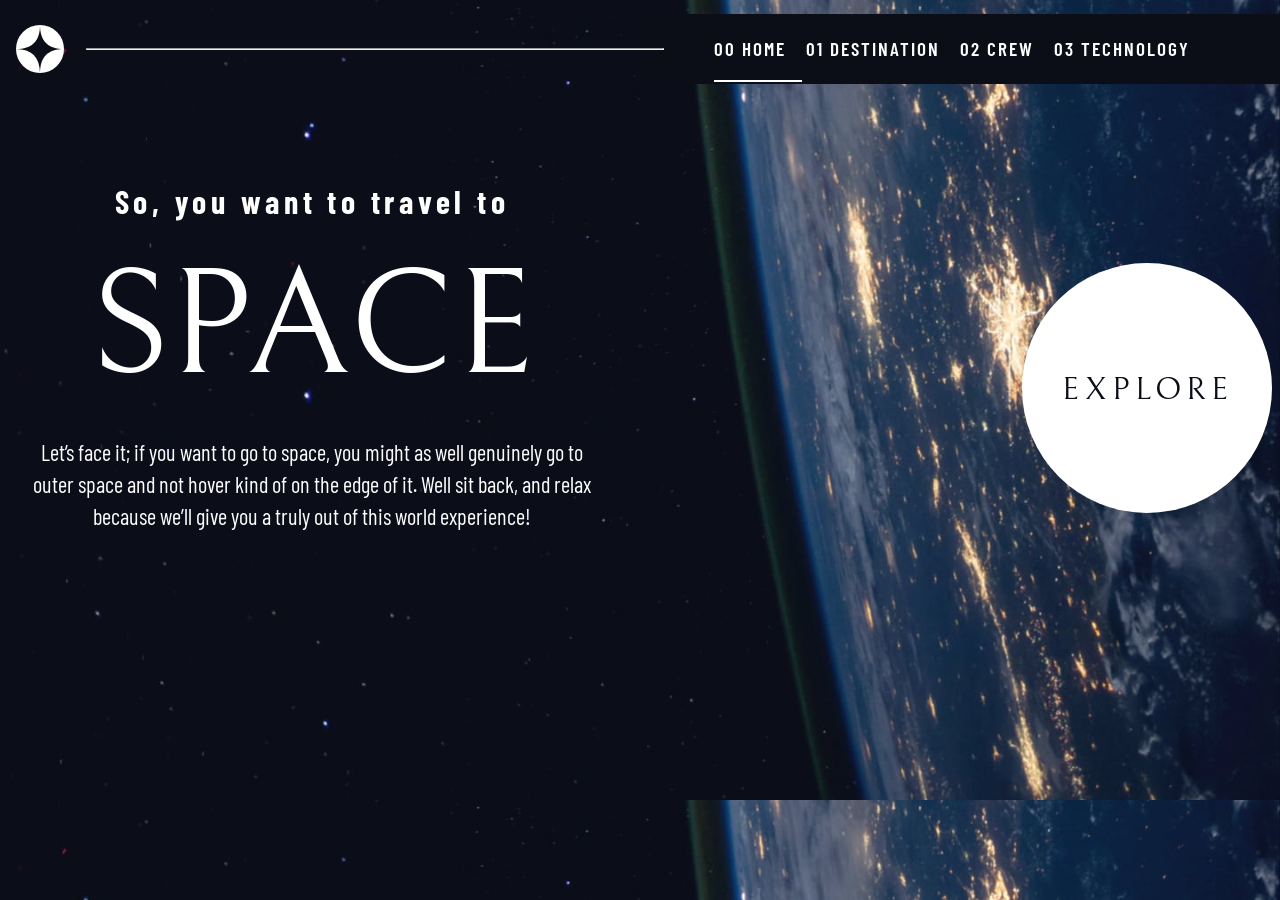
<file: public/index.html>
<!DOCTYPE html>
<html lang="en">
<head>
  <meta charset="UTF-8">
  <meta name="viewport" content="width=device-width, initial-scale=1.0">

  <link rel="icon" type="image/png" sizes="32x32" href="./assets/favicon-32x32.png">
  <link rel="stylesheet" href="./assets/css/style.css">
  <title> Space tourism </title>
</head>
<body id="home">
 <!-- navbar -->
 <nav id="navbar" class="navbar">
  <img class="logo" src="./assets/shared/logo.svg" alt="logo">
  <hr class="align-md-line">
  <div class="nav-menu" id="nav-menu">
    <!-- links -->
        <div class="nav-items">
        <a href="index.html"><span class="number">00</span> Home</a>
            <a href="./destination-moon.html"><span class="number">01</span> Destination</a>
        <a href="./crew-commander.html"><span class="number">02</span> Crew</a>
      <a href="./technology-capsule.html"><span class="number">03</span> Technology</a>
    </div>
</nav>
<!-- mobile nav -->
<div class="hamburger" id="hamIcon">
  <img src="./assets/shared/icon-hamburger.svg" alt="hamburger" class="hamIcon">
 </div>
<div id="home-page-section" class="home-page-section">
  <div class="home-left-half">
  <h1 class="travelText">So, you want to travel to</h1>
  <span class="bigText">Space</span>
  <p>Let’s face it; if you want to go to space, you might as well genuinely go to 
  outer space and not hover kind of on the edge of it. Well sit back, and relax 
  because we’ll give you a truly out of this world experience!</p>
</div>
<div class="home-right-half">
  <div class="circle-div">
    <p class="explore"> <a href="#"> Explore </a></p>
  </div>
</div>
</div>
<script src="./assets/js/app.js"></script>
</body>
</html>
</file>
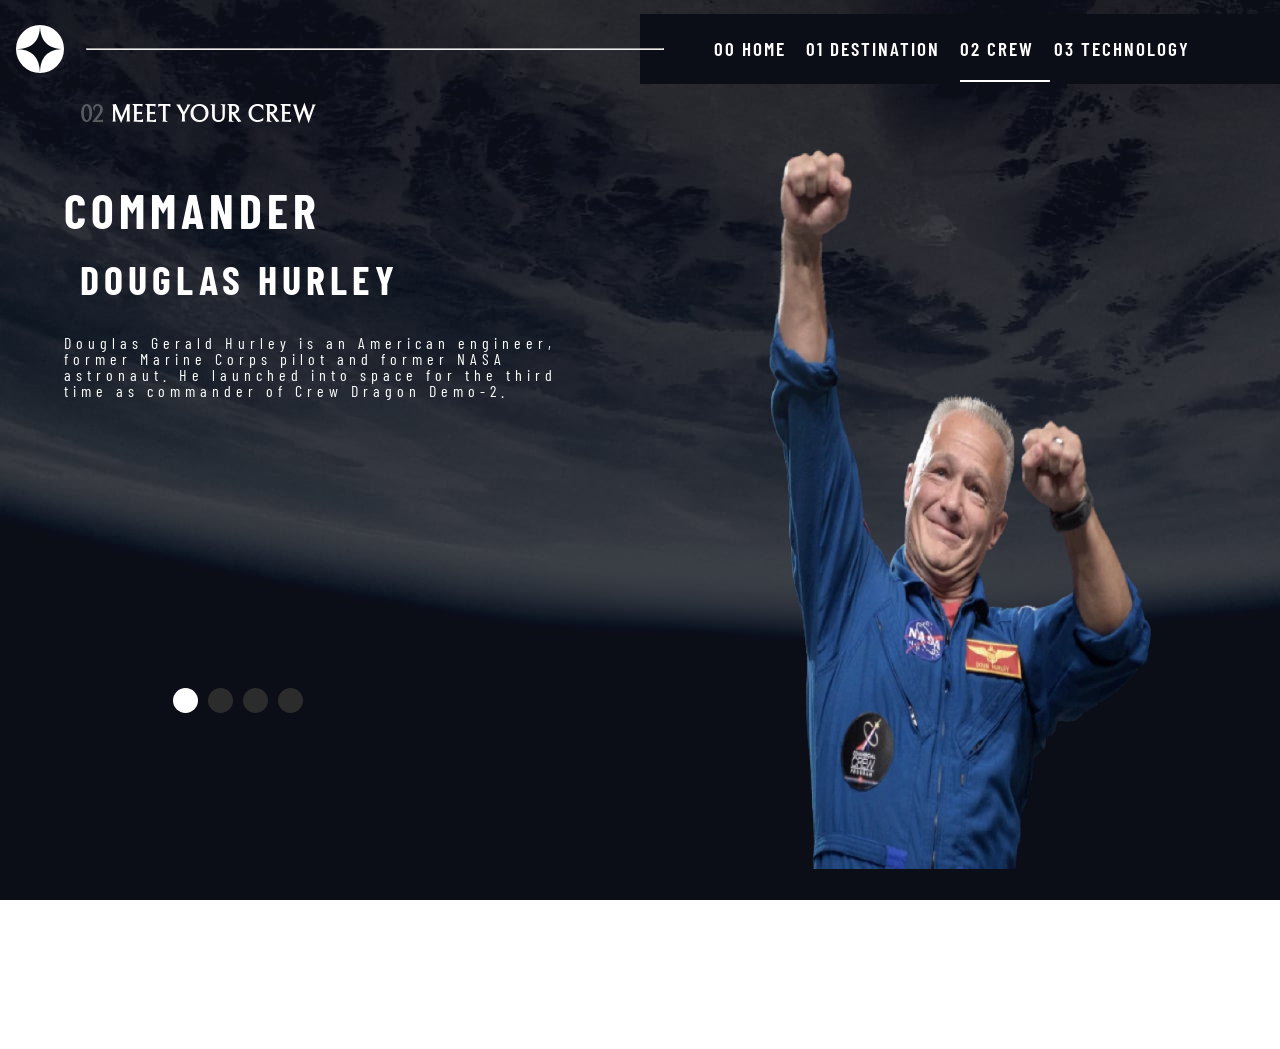
<file: public/crew-commander.html>
<!DOCTYPE html>
<html lang="en">
<head>
  <meta charset="UTF-8">
  <meta name="viewport" content="width=device-width, initial-scale=1.0">

  <link rel="icon" type="image/png" sizes="32x32" href="./assets/favicon-32x32.png">
  <link rel="stylesheet" href="./assets/css/style.css">
  
  <title> Space tourism </title>
</head>
<!-- start -->
<body id="crew-body">
  <!-- navbar -->
<nav id="navbar" class="navbar">
  <img class="logo" src="./assets/shared/logo.svg" alt="logo">
  <hr class="align-md-line">
  <div class="nav-menu" id="nav-menu">
    <!-- links -->
        <div class="nav-items">
        <a href="index.html"><span class="number">00</span> Home</a>
            <a href="./destination-moon.html"><span class="number">01</span> Destination</a>
        <a href="./crew-commander.html"><span class="number">02</span> Crew</a>
      <a href="./technology-capsule.html"><span class="number">03</span> Technology</a>
    </div>
</nav>
<!-- mobile nav -->
<div class="hamburger" id="hamIcon">
  <img src="./assets/shared/icon-hamburger.svg" alt="hamburger" class="hamIcon">
 </div>
<!-- main content of crew -->
<h2 class="meet-crew"> <span class="numbers">02</span> Meet Your Crew</h2>
<main class="crew-con">
<div class="crew-info-cc">
  <h3 class="crew-title">Commander</h3>
    <h1 class="crew-name">Douglas Hurley</h1>
  <p class="crew-txt">Douglas Gerald Hurley is an American engineer, former Marine Corps pilot 
    and former NASA astronaut. He launched into space for the third time as 
    commander of Crew Dragon Demo-2.</p>

    <div class="circle-cc">
      <ul>
        <li class="crew-item"><a class="crew-link" href="./crew-commander.html"></a></li>

        <li class="crew-item"><a class="crew-link" href="./crew-engineer.html"></a></li>

        <li class="crew-item"><a class="crew-link" href="./crew-pilot.html"></a></li>

        <li class="crew-item"><a class="crew-link" href="./crew-specialist.html"></a></li>

    </ul>
    </div>
    
</div>
<div class="crew-photo-cc">
  <img src="./assets/crew/image-douglas-hurley.webp" class="crew-img" alt="image-douglas-hurley">
</div>
</div>
</main>

<script  src="./assets/js/app.js"></script>
</body>
</html>
</file>
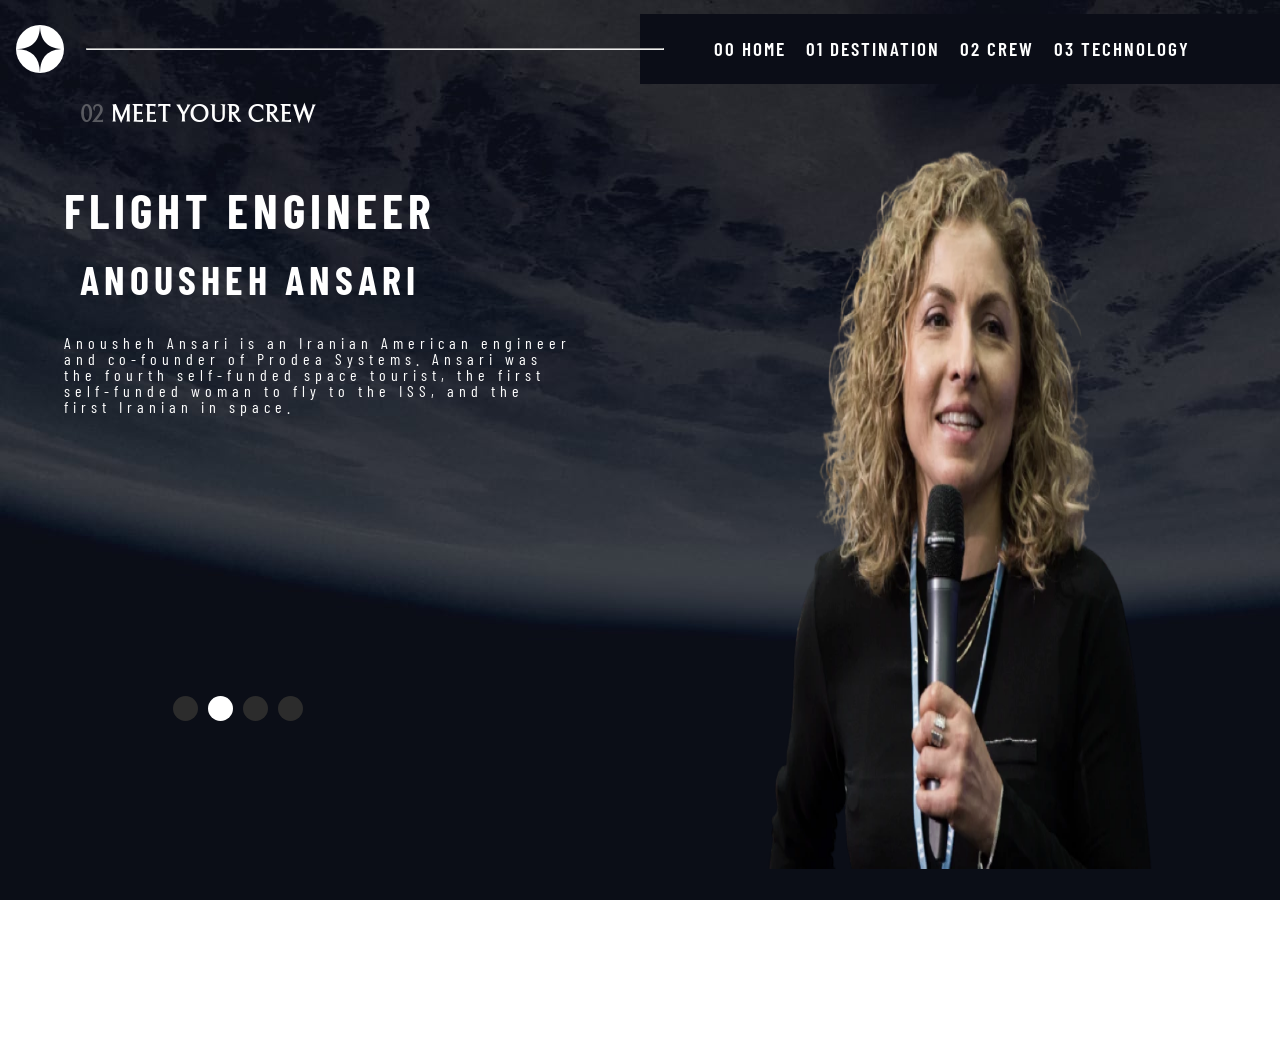
<file: public/crew-engineer.html>
<!DOCTYPE html>
<html lang="en">
<head>
  <meta charset="UTF-8">
  <meta name="viewport" content="width=device-width, initial-scale=1.0">

  <link rel="icon" type="image/png" sizes="32x32" href="./assets/favicon-32x32.png">
  <link rel="stylesheet" href="./assets/css/style.css">
  
  <title> Space tourism </title>
</head>
<!-- start -->
<body id="crew-body">
   <!-- navbar -->
<nav id="navbar" class="navbar">
  <img class="logo" src="./assets/shared/logo.svg" alt="logo">
  <hr class="align-md-line">
  <div class="nav-menu" id="nav-menu">
    <!-- links -->
        <div class="nav-items">
        <a href="index.html"><span class="number">00</span> Home</a>
            <a href="./destination-moon.html"><span class="number">01</span> Destination</a>
        <a href="./crew-commander.html"><span class="number">02</span> Crew</a>
      <a href="./technology-capsule.html"><span class="number">03</span> Technology</a>
    </div>
</nav>
<!-- mobile nav -->
<div class="hamburger" id="hamIcon">
  <img src="./assets/shared/icon-hamburger.svg" alt="hamburger" class="hamIcon">
 </div>
<!-- main content of crew -->
<h2 class="meet-crew"> <span class="numbers">02</span> Meet Your Crew</h2>
<main class="crew-con">
<div class="crew-info-cc">
  <h3 class="crew-title">Flight Engineer</h3>
    <h1 class="crew-name">Anousheh Ansari</h1>
  <p class="crew-txt">Anousheh Ansari is an Iranian American engineer and co-founder of Prodea Systems. 
    Ansari was the fourth self-funded space tourist, the first self-funded woman to 
    fly to the ISS, and the first Iranian in space.</p>

    <div class="circle-cc">
      <ul>
        <li class="crew-item"><a class="crew-link" href="./crew-commander.html"></a></li>

        <li class="crew-item"><a class="crew-link" href="./crew-engineer.html"></a></li>

        <li class="crew-item"><a class="crew-link" href="./crew-pilot.html"></a></li>

        <li class="crew-item"><a class="crew-link" href="./crew-specialist.html"></a></li>

    </ul>
    </div>
    
</div>
<div class="crew-photo-cc">
  <img src="./assets/crew/image-anousheh-ansari.webp" class="crew-img" alt="anousheh ansari">
</div>
</div>
</main>

<script  src="./assets/js/app.js"></script>
</body>
</html>
</file>
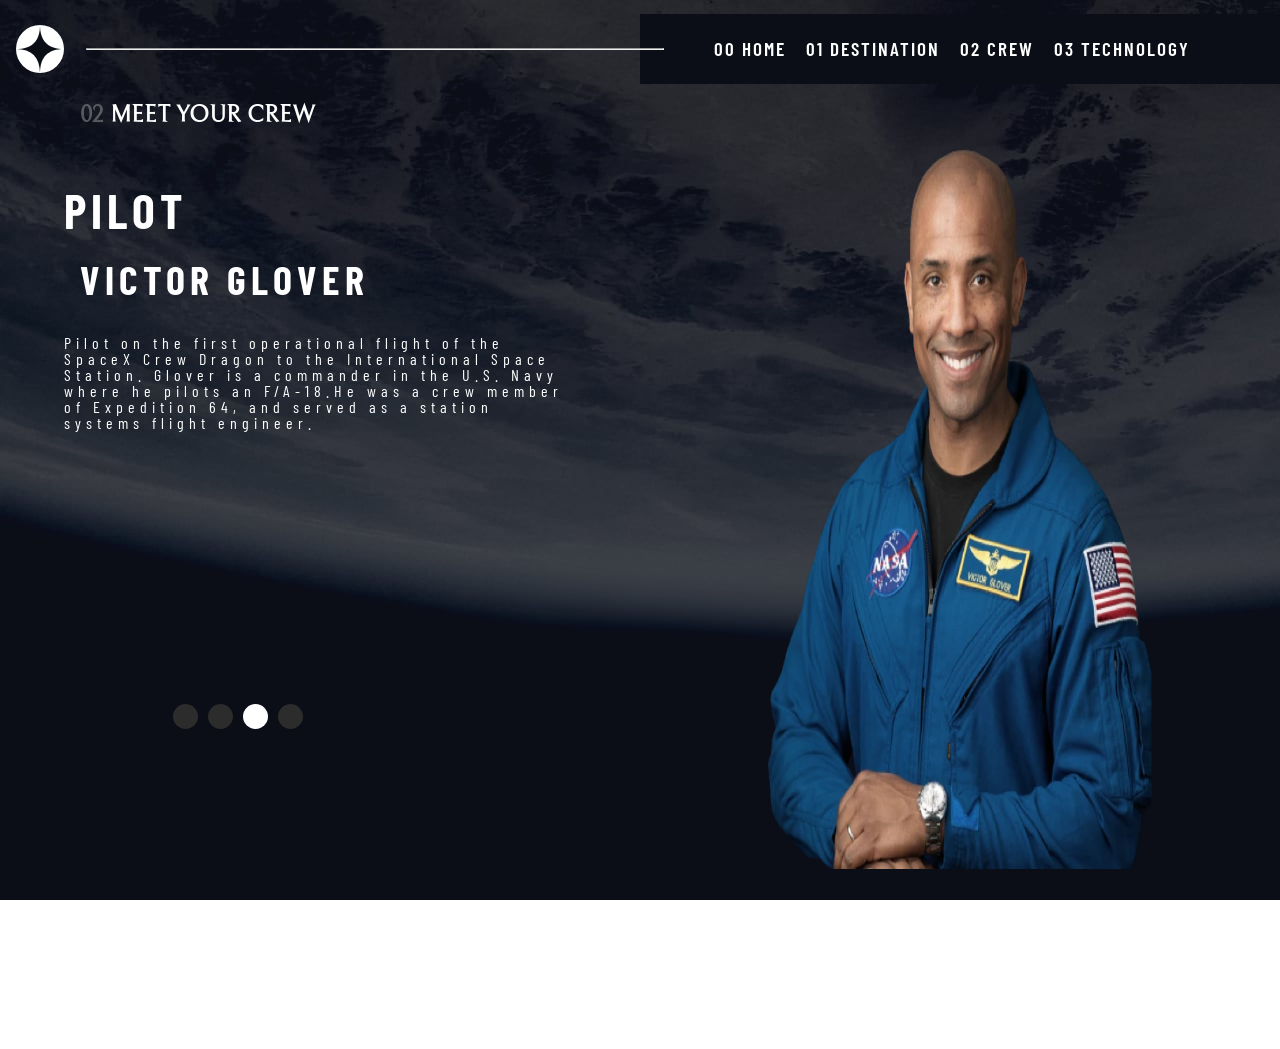
<file: public/crew-pilot.html>
<!DOCTYPE html>
<html lang="en">
<head>
  <meta charset="UTF-8">
  <meta name="viewport" content="width=device-width, initial-scale=1.0">

  <link rel="icon" type="image/png" sizes="32x32" href="./assets/favicon-32x32.png">
  <link rel="stylesheet" href="./assets/css/style.css">
  
  <title> Space tourism </title>
</head>
<!-- start -->
<body id="crew-body">
  <!-- navbar -->
<nav id="navbar" class="navbar">
  <img class="logo" src="./assets/shared/logo.svg" alt="logo">
  <hr class="align-md-line">
  <div class="nav-menu" id="nav-menu">
    <!-- links -->
        <div class="nav-items">
        <a href="index.html"><span class="number">00</span> Home</a>
            <a href="./destination-moon.html"><span class="number">01</span> Destination</a>
        <a href="./crew-commander.html"><span class="number">02</span> Crew</a>
      <a href="./technology-capsule.html"><span class="number">03</span> Technology</a>
    </div>
</nav>
<!-- mobile nav -->
<div class="hamburger" id="hamIcon">
  <img src="./assets/shared/icon-hamburger.svg" alt="hamburger" class="hamIcon">
 </div>
<!-- main content of crew -->
<h2 class="meet-crew"> <span class="numbers">02</span> Meet Your Crew</h2>
<main class="crew-con">
<div class="crew-info-cc">
  <h3 class="crew-title">Pilot</h3>
    <h1 class="crew-name">Victor Glover</h1>
  <p class="crew-txt">Pilot on the first operational flight of the SpaceX Crew Dragon to the 
    International Space Station. Glover is a commander in the U.S. Navy where 
    he pilots an F/A-18.He was a crew member of Expedition 64, and served as a 
    station systems flight engineer.</p>

    <div class="circle-cc">
      <ul>
        <li class="crew-item"><a class="crew-link" href="./crew-commander.html"></a></li>

        <li class="crew-item"><a class="crew-link" href="./crew-engineer.html"></a></li>

        <li class="crew-item"><a class="crew-link" href="./crew-pilot.html"></a></li>

        <li class="crew-item"><a class="crew-link" href="./crew-specialist.html"></a></li>

    </ul>
    </div>
    
</div>
<div class="crew-photo-cc">
  <img src="./assets/crew/image-victor-glover.webp" class="crew-img" alt="victor Glover">
  
</div>
</div>
</main>

<script  src="./assets/js/app.js"></script>
</body>
</html>
</file>
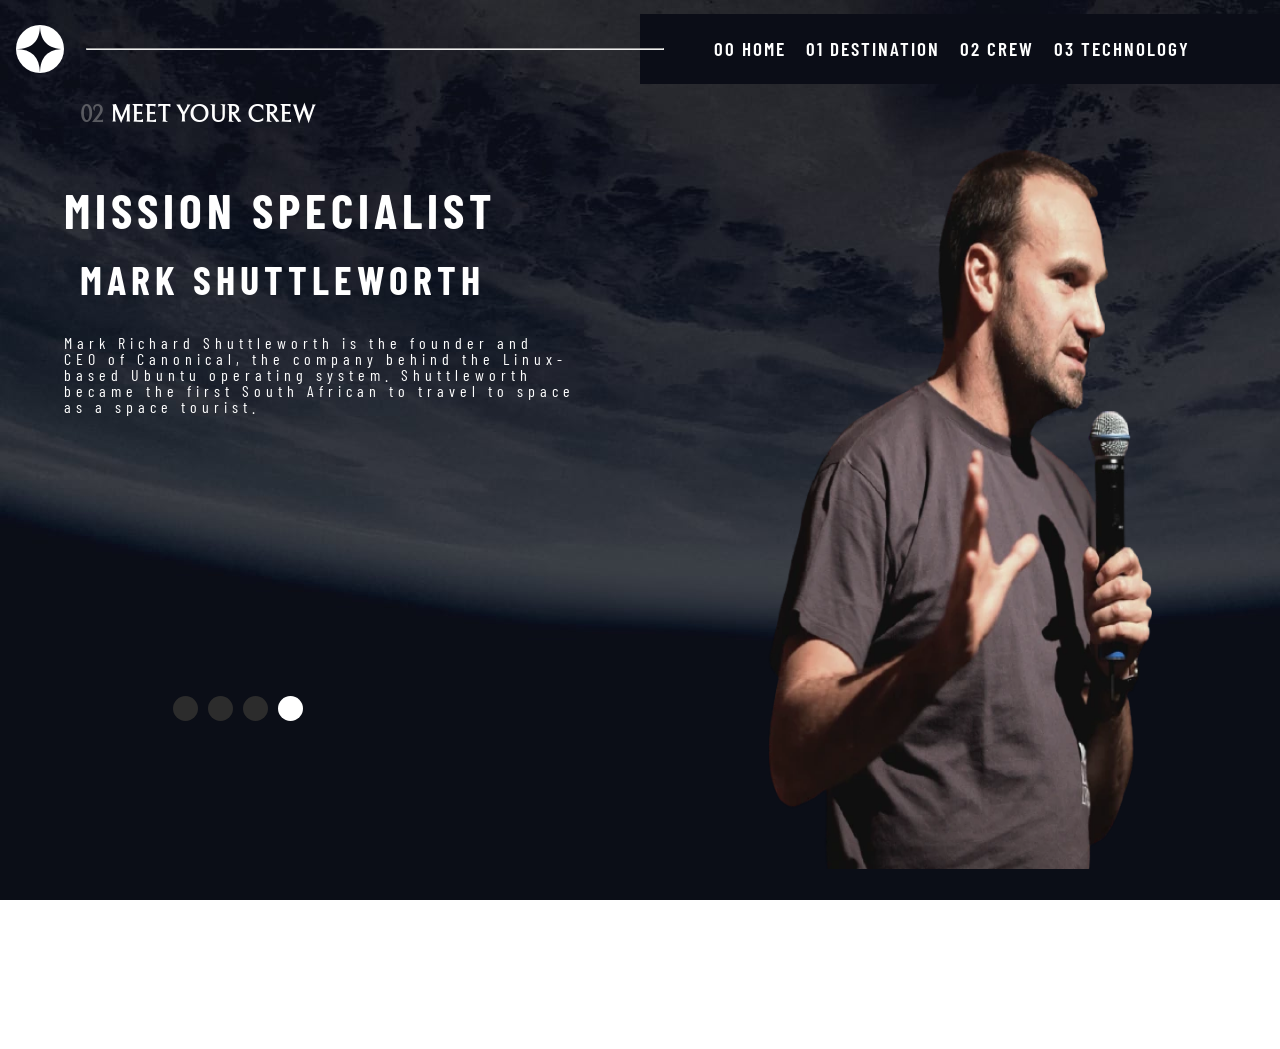
<file: public/crew-specialist.html>
<!DOCTYPE html>
<html lang="en">
<head>
  <meta charset="UTF-8">
  <meta name="viewport" content="width=device-width, initial-scale=1.0">

  <link rel="icon" type="image/png" sizes="32x32" href="./assets/favicon-32x32.png">
  <link rel="stylesheet" href="./assets/css/style.css">
  
  <title> Space tourism </title>
</head>
<!-- start -->
<body id="crew-body">
   <!-- navbar -->
<nav id="navbar" class="navbar">
  <img class="logo" src="./assets/shared/logo.svg" alt="logo">
  <hr class="align-md-line">
  <div class="nav-menu" id="nav-menu">
    <!-- links -->
        <div class="nav-items">
        <a href="index.html"><span class="number">00</span> Home</a>
            <a href="./destination-moon.html"><span class="number">01</span> Destination</a>
        <a href="./crew-commander.html"><span class="number">02</span> Crew</a>
      <a href="./technology-capsule.html"><span class="number">03</span> Technology</a>
    </div>
</nav>
<!-- mobile nav -->
<div class="hamburger" id="hamIcon">
  <img src="./assets/shared/icon-hamburger.svg" alt="hamburger" class="hamIcon">
 </div>
<!-- main content of crew -->
<h2 class="meet-crew"> <span class="numbers">02</span> Meet Your Crew</h2>
<main class="crew-con">
<div class="crew-info-cc">
  <h3 class="crew-title">Mission Specialist</h3>
    <h1 class="crew-name">Mark Shuttleworth</h1>
  <p class="crew-txt">Mark Richard Shuttleworth is the founder and CEO of Canonical, the company behind 
    the Linux-based Ubuntu operating system. Shuttleworth became the first South 
    African to travel to space as a space tourist.</p>

    <div class="circle-cc">
      <ul>
        <li class="crew-item"><a class="crew-link" href="./crew-commander.html"></a></li>

        <li class="crew-item"><a class="crew-link" href="./crew-engineer.html"></a></li>

        <li class="crew-item"><a class="crew-link" href="./crew-pilot.html"></a></li>

        <li class="crew-item"><a class="crew-link" href="./crew-specialist.html"></a></li>

    </ul>
    </div>
    
</div>
<div class="crew-photo-cc">
  <img src="./assets/crew/image-mark-shuttleworth.webp" class="crew-img" alt="victor Glover">
</div>
</div>
</main>

<script  src="./assets/js/app.js"></script>
</body>
</html>
</file>
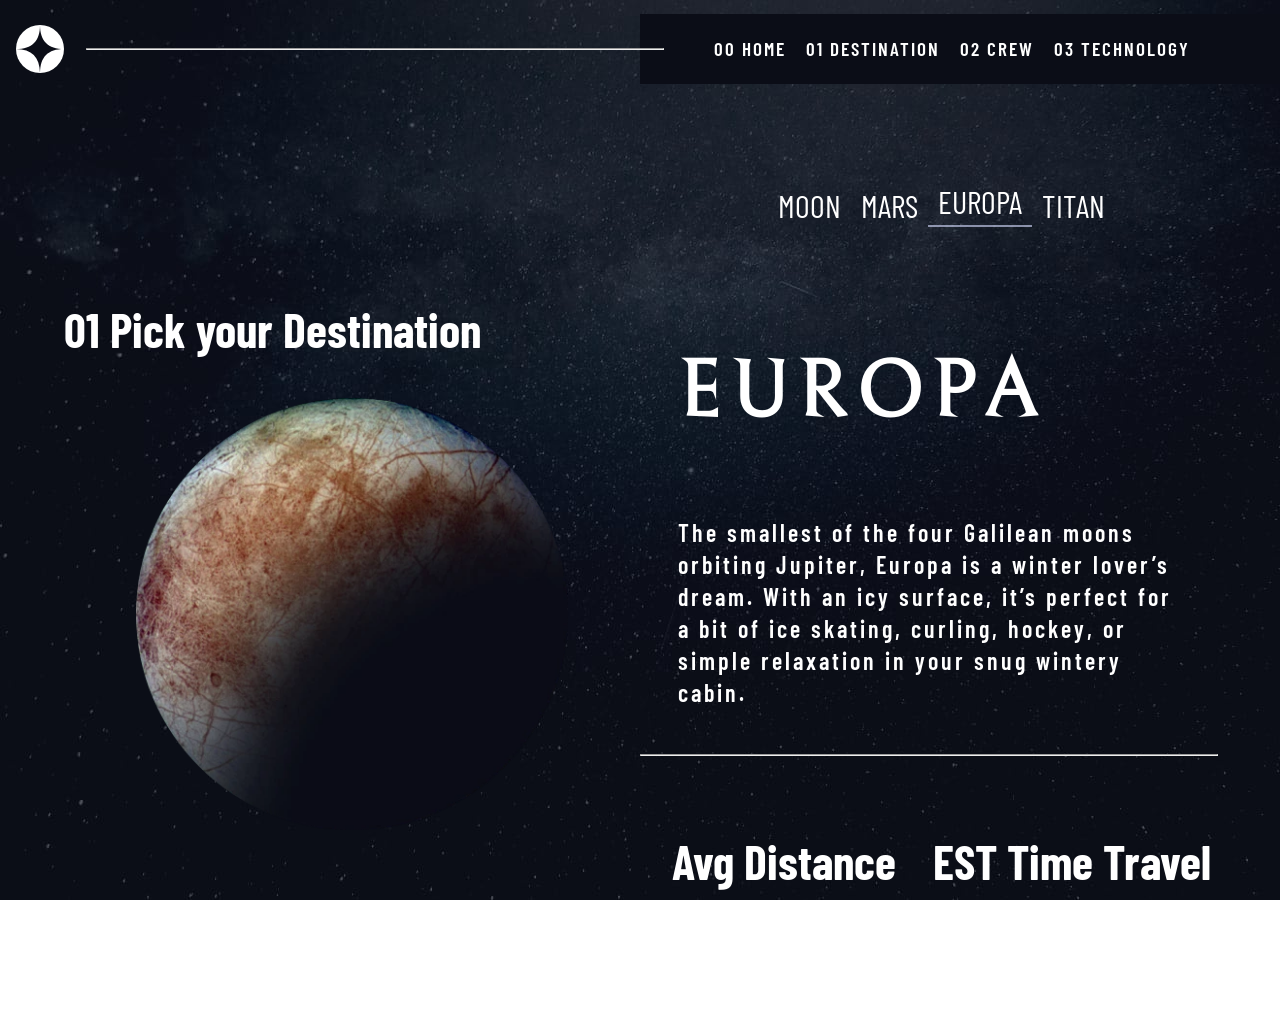
<file: public/destination-europa.html>
<!DOCTYPE html>
<html lang="en">
<head>
  <meta charset="UTF-8">
  <meta name="viewport" content="width=device-width, initial-scale=1.0">

  <link rel="icon" type="image/png" sizes="32x32" href="./assets/favicon-32x32.png">
  <link rel="stylesheet" href="./assets/css/style.css">
  <title> Space tourism </title>
</head>
<body id="destination">
  <nav id="navbar" class="navbar">
    <img class="logo" src="./assets/shared/logo.svg" alt="logo">
    <hr class="align-md-line">
    <div class="nav-menu" id="nav-menu">
      <!-- links -->
          <div class="nav-items">
          <a href="index.html"><span class="number">00</span> Home</a>
              <a href="./destination-moon.html"><span class="number">01</span> Destination</a>
          <a href="./crew-commander.html"><span class="number">02</span> Crew</a>
        <a href="./technology-capsule.html"><span class="number">03</span> Technology</a>
      </div>
  </nav>
  <!-- mobile nav -->
  <div class="hamburger" id="hamIcon">
    <img src="./assets/shared/icon-hamburger.svg" alt="hamburger" class="hamIcon">
   </div>
  
   <!-- main content -->
    <main class="des-cc">
      <div class="des-column">
      <h2 class="dest-txt">01 Pick your Destination</h2>
      <!-- img row 50% -->
      <div class="img-row-50">
        <img class="img-des" src="./assets/destination/image-europa.webp" alt="Europa">
      </div>
    </div>
      <div class="dest-info-50">
  
        <div class="des-link-cc">
        <a href="./destination-moon.html" class="dest-planet-links">MOON</a>
            <a href="./destination-mars.html" class="dest-planet-links">MARS</a>
          <a href="./destination-europa.html" class="dest-planet-links">EUROPA</a> 
        <a href="./destination-titan.html" class="dest-planet-links">TITAN</a>
      </div>
  
      <div class="planet-info-cc">
        <h1 class="planet-title">EUROPA</h1>
        <p class="planet-txt">The smallest of the four Galilean moons orbiting Jupiter, Europa is a 
          winter lover’s dream. With an icy surface, it’s perfect for a bit of 
          ice skating, curling, hockey, or simple relaxation in your snug 
          wintery cabin.</p>
          </div>
            <hr class="ww-line-50">
  
          <div class="des-tt-cc">
            <div class="tt-row">
              <h2 class="avg-tr-title">Avg Distance</h2>
              <span class="tt-txt">
                628 mil km
              </span>
            </div>
            <div class="tt-row">
              <h2  class="avg-tr-title">EST Time Travel</h2>
              <span class="tt-txt">
                3 Years
              </span>
            </div>
          </div>
      </div>
    </main>
<script src="./assets/js/app.js"></script>
</body>
</html>
</file>
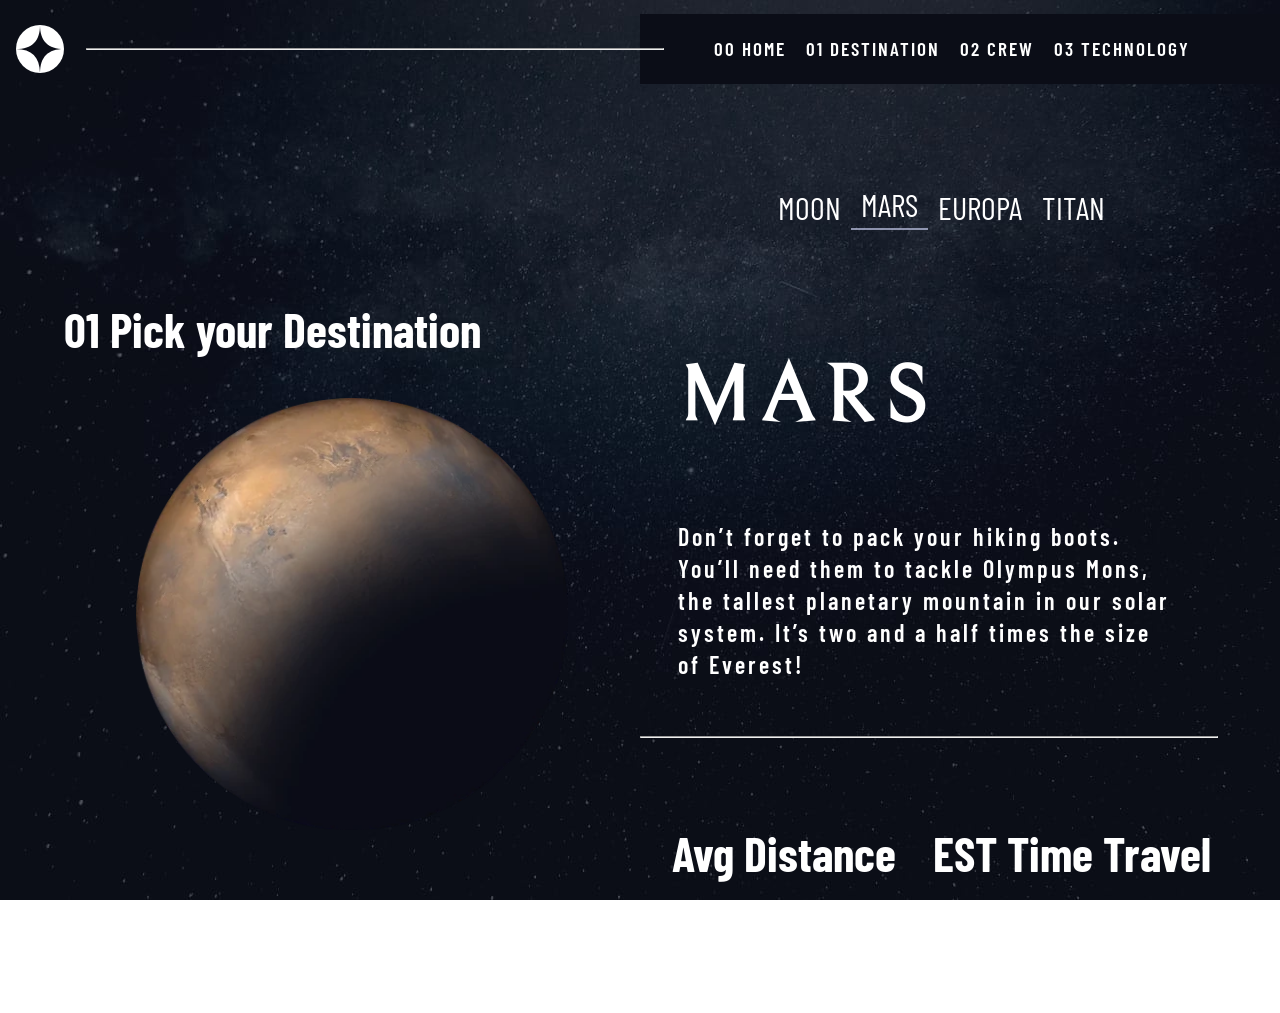
<file: public/destination-mars.html>
<!DOCTYPE html>
<html lang="en">
<head>
  <meta charset="UTF-8">
  <meta name="viewport" content="width=device-width, initial-scale=1.0">

  <link rel="icon" type="image/png" sizes="32x32" href="./assets/favicon-32x32.png">
  <link rel="stylesheet" href="./assets/css/style.css">
  <title> Space tourism </title>
</head>
<body id="destination">
  <!-- navbar -->
<nav id="navbar" class="navbar">
  <img class="logo" src="./assets/shared/logo.svg" alt="logo">
  <hr class="align-md-line">
  <div class="nav-menu" id="nav-menu">
    <!-- links -->
        <div class="nav-items">
        <a href="index.html"><span class="number">00</span> Home</a>
            <a href="./destination-moon.html"><span class="number">01</span> Destination</a>
        <a href="./crew-commander.html"><span class="number">02</span> Crew</a>
      <a href="./technology-capsule.html"><span class="number">03</span> Technology</a>
    </div>
</nav>
<!-- mobile nav -->
<div class="hamburger" id="hamIcon">
  <img src="./assets/shared/icon-hamburger.svg" alt="hamburger" class="hamIcon">
 </div>

 <!-- main content -->
  <main class="des-cc">
    <div class="des-column">
    <h2 class="dest-txt">01 Pick your Destination</h2>
    <!-- img row 50% -->
    <div class="img-row-50">
      <img class="img-des" src="./assets/destination/image-mars.webp" alt="mars">
    </div>
  </div>
    <div class="dest-info-50">

      <div class="des-link-cc">
      <a href="./destination-moon.html" class="dest-planet-links">MOON</a>
          <a href="./destination-mars.html" class="dest-planet-links">MARS</a>
        <a href="./destination-europa.html" class="dest-planet-links">EUROPA</a> 
      <a href="./destination-titan.html" class="dest-planet-links">TITAN</a>
    </div>

    <div class="planet-info-cc">
      <h1 class="planet-title">MARS</h1>
      <p class="planet-txt">Don’t forget to pack your hiking boots. You’ll need them to tackle Olympus Mons, 
        the tallest planetary mountain in our solar system. It’s two and a half times 
        the size of Everest!</p>
        </div>
          <hr class="ww-line-50">

        <div class="des-tt-cc">
          <div class="tt-row">
            <h2 class="avg-tr-title">Avg Distance</h2>
            <span class="tt-txt">
              225 mil. km
            </span>
          </div>
          <div class="tt-row">
            <h2  class="avg-tr-title">EST Time Travel</h2>
            <span class="tt-txt">
              9 Months
            </span>
          </div>
        </div>
    </div>
  </main>
<script src="./assets/js/app.js"></script>
</body>
</html>
</file>
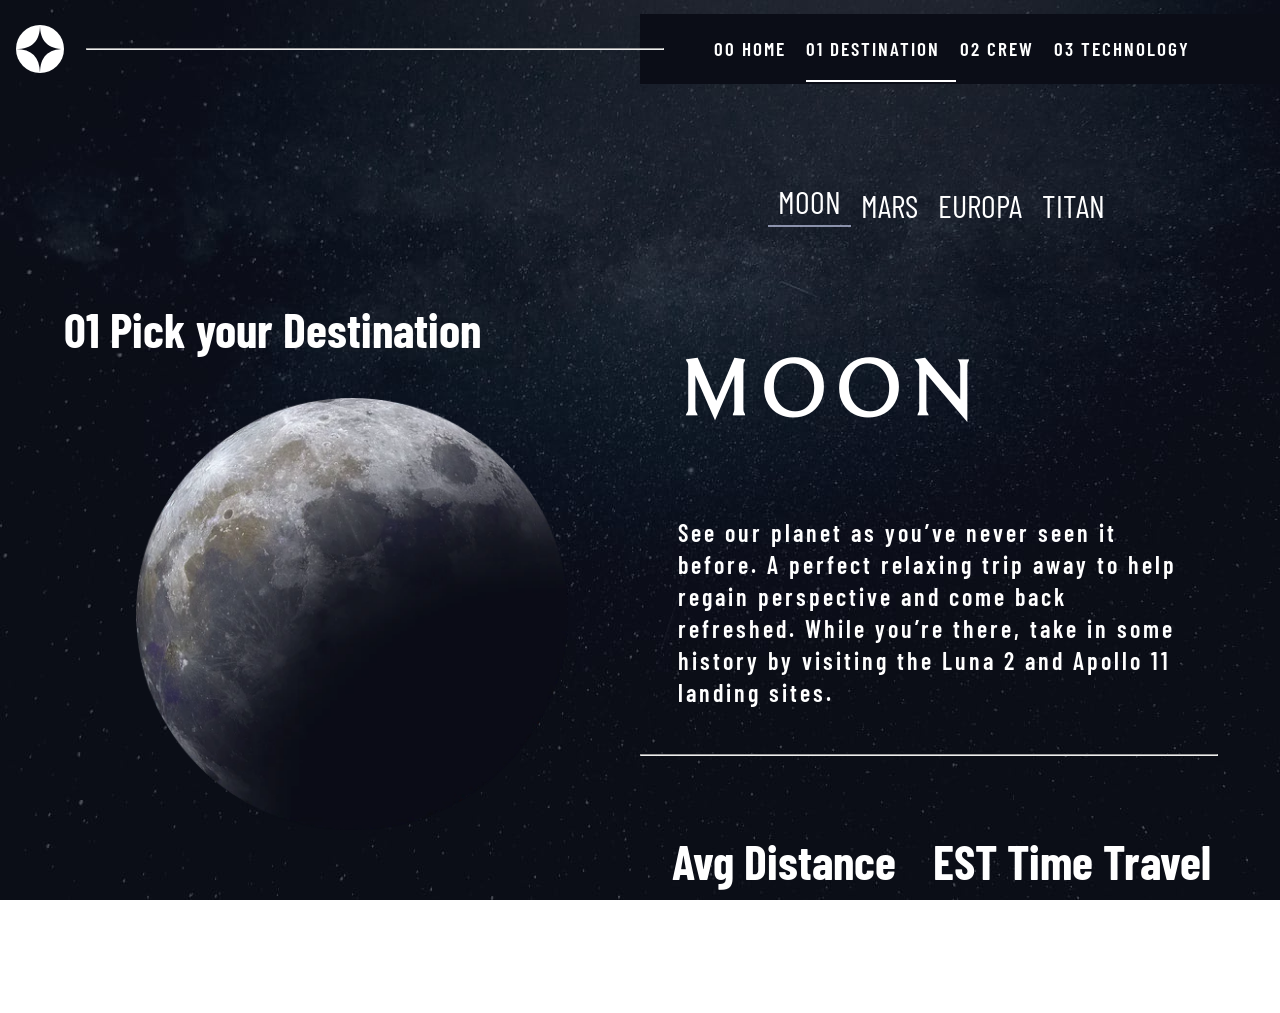
<file: public/destination-moon.html>
<!DOCTYPE html>
<html lang="en">
<head>
  <meta charset="UTF-8">
  <meta name="viewport" content="width=device-width, initial-scale=1.0">

  <link rel="icon" type="image/png" sizes="32x32" href="./assets/favicon-32x32.png">
  <link rel="stylesheet" href="./assets/css/style.css">
  <title> Space tourism </title>
</head>
<body id="destination">
  <!-- navbar -->
<nav id="navbar" class="navbar">
  <img class="logo" src="./assets/shared/logo.svg" alt="logo">
  <hr class="align-md-line">
  <div class="nav-menu" id="nav-menu">
    <!-- links -->
        <div class="nav-items">
        <a href="index.html"><span class="number">00</span> Home</a>
            <a href="./destination-moon.html"><span class="number">01</span> Destination</a>
        <a href="./crew-commander.html"><span class="number">02</span> Crew</a>
      <a href="./technology-capsule.html"><span class="number">03</span> Technology</a>
    </div>
</nav>
<!-- mobile nav -->
<div class="hamburger" id="hamIcon">
  <img src="./assets/shared/icon-hamburger.svg" alt="hamburger" class="hamIcon">
 </div>

 <!-- main content -->
  <main class="des-cc">
    <div class="des-column">
    <h2 class="dest-txt">01 Pick your Destination</h2>
    <!-- img row 50% -->
    <div class="img-row-50">
      <img class="img-des" src="./assets/destination/image-moon.webp" alt="moon">
    </div>
  </div>
    <div class="dest-info-50">

      <div class="des-link-cc">
      <a href="./destination-moon.html" class="dest-planet-links">MOON</a>
          <a href="./destination-mars.html" class="dest-planet-links">MARS</a>
        <a href="./destination-europa.html" class="dest-planet-links">EUROPA</a> 
      <a href="./destination-titan.html" class="dest-planet-links">TITAN</a>
    </div>

    <div class="planet-info-cc">
      <h1 class="planet-title">MOON</h1>
      <p class="planet-txt">See our planet as you’ve never seen it before.    A perfect relaxing trip away to help 
          regain perspective and come back refreshed. While you’re there, take in some history 
          by visiting the Luna 2 and Apollo 11 landing sites.</p>
        </div>
          <hr class="ww-line-50">

        <div class="des-tt-cc">
          <div class="tt-row">
            <h2 class="avg-tr-title">Avg Distance</h2>
            <span class="tt-txt">
              384,400 km
            </span>
          </div>
          <div class="tt-row">
            <h2  class="avg-tr-title">EST Time Travel</h2>
            <span class="tt-txt">
              3 Days
            </span>
          </div>
        </div>
    </div>
  </main>
<script src="./assets/js/app.js"></script>
</body>
</html>
</file>
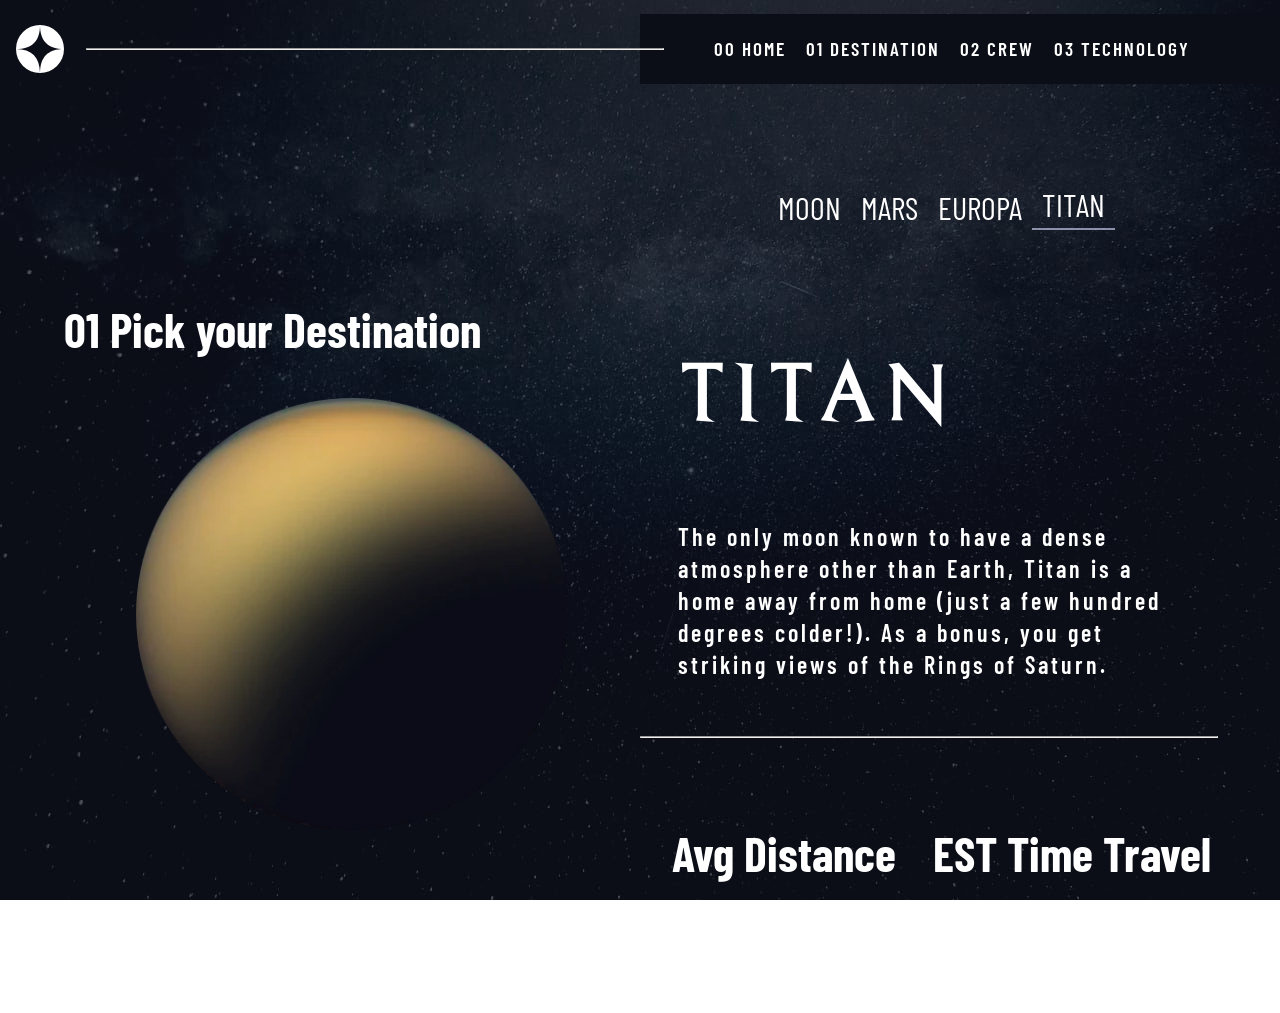
<file: public/destination-titan.html>
<!DOCTYPE html>
<html lang="en">
<head>
  <meta charset="UTF-8">
  <meta name="viewport" content="width=device-width, initial-scale=1.0">

  <link rel="icon" type="image/png" sizes="32x32" href="./assets/favicon-32x32.png">
  <link rel="stylesheet" href="./assets/css/style.css">
  <title> Space tourism </title>
</head>
<body id="destination">
  <!-- navbar -->
<nav id="navbar" class="navbar">
  <img class="logo" src="./assets/shared/logo.svg" alt="logo">
  <hr class="align-md-line">
  <div class="nav-menu" id="nav-menu">
    <!-- links -->
        <div class="nav-items">
        <a href="index.html"><span class="number">00</span> Home</a>
            <a href="./destination-moon.html"><span class="number">01</span> Destination</a>
        <a href="./crew-commander.html"><span class="number">02</span> Crew</a>
      <a href="./technology-capsule.html"><span class="number">03</span> Technology</a>
    </div>
</nav>
<!-- mobile nav -->
<div class="hamburger" id="hamIcon">
  <img src="./assets/shared/icon-hamburger.svg" alt="hamburger" class="hamIcon">
 </div>

 <!-- main content -->
  <main class="des-cc">
    <div class="des-column">
    <h2 class="dest-txt">01 Pick your Destination</h2>
    <!-- img row 50% -->
    <div class="img-row-50">
      <img class="img-des" src="./assets/destination/image-titan.webp" alt="titan">
    </div>
  </div>
    <div class="dest-info-50">

      <div class="des-link-cc">
      <a href="./destination-moon.html" class="dest-planet-links">MOON</a>
          <a href="./destination-mars.html" class="dest-planet-links">MARS</a>
        <a href="./destination-europa.html" class="dest-planet-links">EUROPA</a> 
      <a href="./destination-titan.html" class="dest-planet-links">TITAN</a>
    </div>

    <div class="planet-info-cc">
      <h1 class="planet-title">TITAN</h1>
      <p class="planet-txt"> The only moon known to have a dense atmosphere other than Earth, Titan 
        is a home away from home (just a few hundred degrees colder!). As a 
        bonus, you get striking views of the Rings of Saturn.</p>
        </div>
          <hr class="ww-line-50">

        <div class="des-tt-cc">
          <div class="tt-row">
            <h2 class="avg-tr-title">Avg Distance</h2>
            <span class="tt-txt">
              1.6B km
            </span>
          </div>
          <div class="tt-row">
            <h2  class="avg-tr-title">EST Time Travel</h2>
            <span class="tt-txt">
              7 Years
            </span>
          </div>
        </div>
    </div>
  </main>
<script src="./assets/js/app.js"></script>
</body>
</html>
</file>
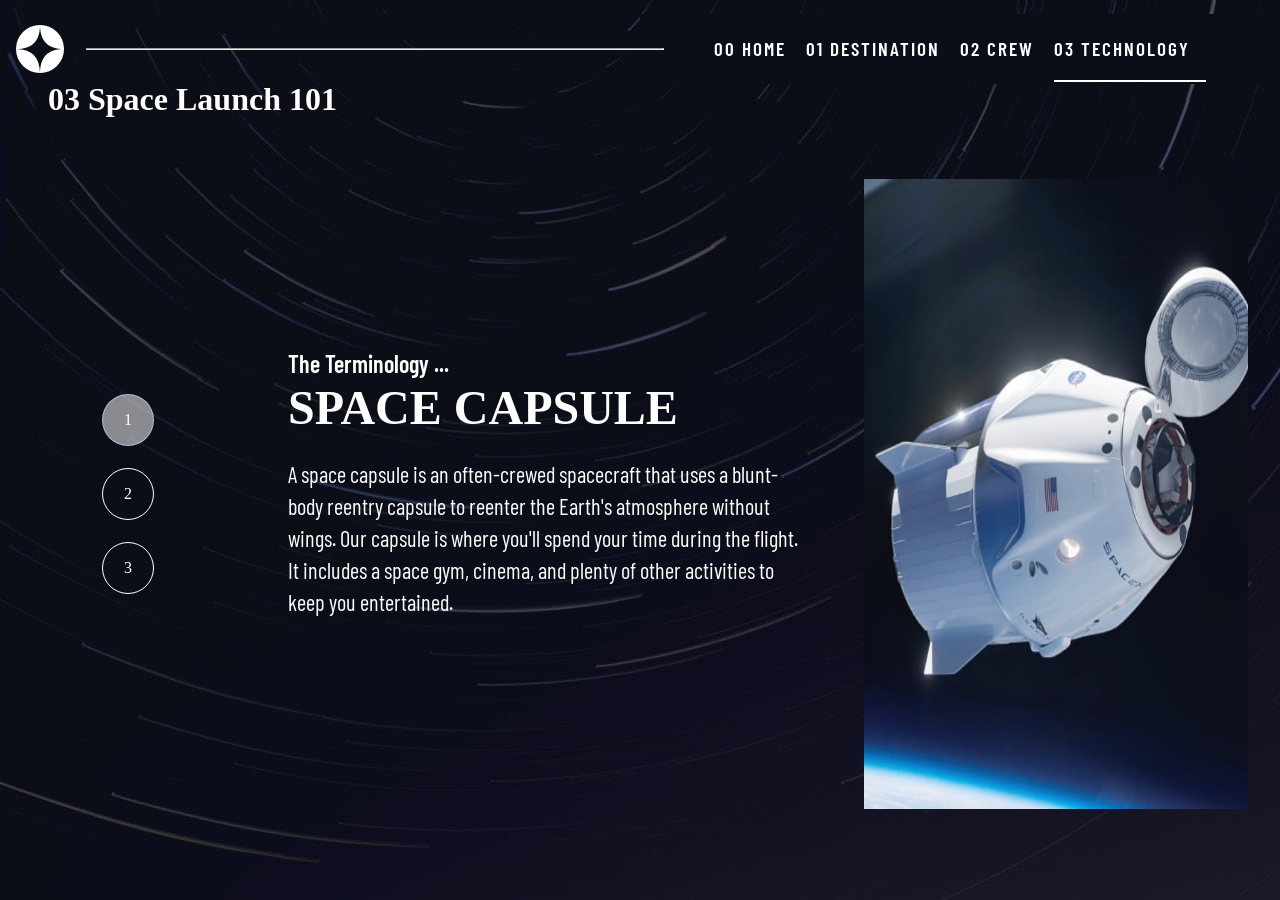
<file: public/technology-capsule.html>
<!DOCTYPE html>
<html lang="en">
<head>
  <meta charset="UTF-8">
  <meta name="viewport" content="width=device-width, initial-scale=1.0">

  <link rel="icon" type="image/png" sizes="32x32" href="./assets/favicon-32x32.png">
  <link rel="stylesheet" href="./assets/css/style.css">
  
  <title> Space tourism </title>
</head>
<!-- start -->
<body id="tech-bg">
  <!-- navbar -->
<nav id="navbar" class="navbar">
  <img class="logo" src="./assets/shared/logo.svg" alt="logo">
  <hr class="align-md-line">
  <div class="nav-menu" id="nav-menu">
    <!-- links -->
        <div class="nav-items">
        <a href="index.html"><span class="number">00</span> Home</a>
            <a href="./destination-moon.html"><span class="number">01</span> Destination</a>
        <a href="./crew-commander.html"><span class="number">02</span> Crew</a>
      <a href="./technology-capsule.html"><span class="number">03</span> Technology</a>
    </div>
</nav>
<!-- mobile nav -->
<div class="hamburger" id="hamIcon">
  <img src="./assets/shared/icon-hamburger.svg" alt="hamburger" class="hamIcon">
 </div>
<!-- main content of tech bg -->
<div class="header-title">
  <h1 class="tech_title">03 Space Launch 101</h1>
  </div>
<main id="tech-content"> 
<div class="tech-row-left">
  <a href="./technology-capsule.html" class="tech_link">1</a>
  <a href="./technology-spaceport.html" class="tech_link">2</a>
  <a href="./technology-vehicle.html" class="tech_link">3</a>
</div>
<div class="tech-row-mid">
  <p class="tech_term">The Terminology ...</p>
  <h3 class="vehicle">Space capsule</h3>
  <p class="tech-desc">A space capsule is an often-crewed spacecraft that uses a blunt-body reentry 
    capsule to reenter the Earth's atmosphere without wings. Our capsule is where 
    you'll spend your time during the flight. It includes a space gym, cinema, 
    and plenty of other activities to keep you entertained.</p>
</div>
<div class="tech-row-right">
  <img src="./assets/technology/image-space-capsule-portrait.jpg" alt="space" class="space-img">
</div>
</main>

<script  src="./assets/js/app.js"></script>
</body>
</html>
</file>
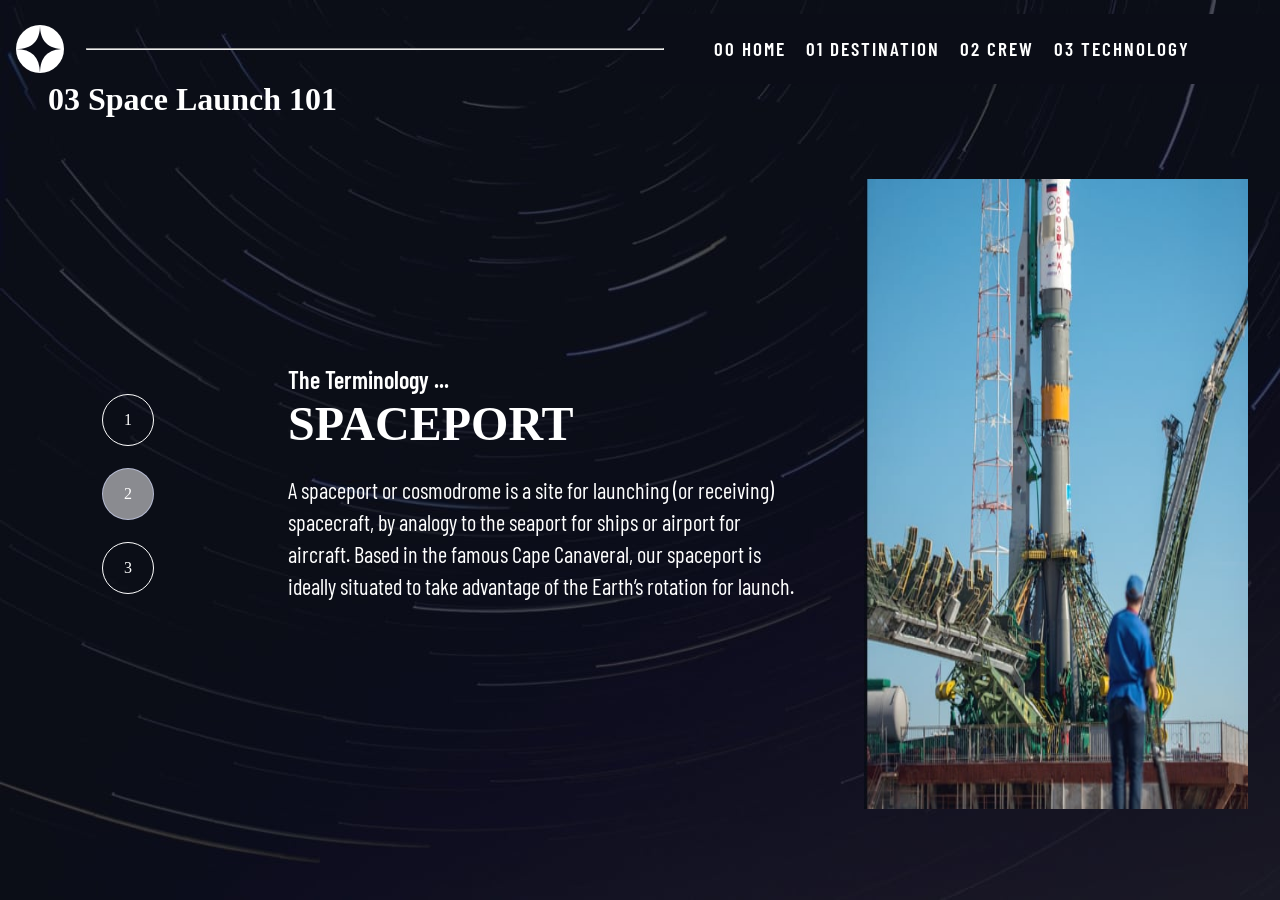
<file: public/technology-spaceport.html>
<!DOCTYPE html>
<html lang="en">
<head>
  <meta charset="UTF-8">
  <meta name="viewport" content="width=device-width, initial-scale=1.0">

  <link rel="icon" type="image/png" sizes="32x32" href="./assets/favicon-32x32.png">
  <link rel="stylesheet" href="./assets/css/style.css">
  
  <title> Space tourism </title>
</head>
<!-- start -->
<body id="tech-bg">
  <!-- navbar -->
<nav id="navbar" class="navbar">
  <img class="logo" src="./assets/shared/logo.svg" alt="logo">
  <hr class="align-md-line">
  <div class="nav-menu" id="nav-menu">
    <!-- links -->
        <div class="nav-items">
        <a href="index.html"><span class="number">00</span> Home</a>
            <a href="./destination-moon.html"><span class="number">01</span> Destination</a>
        <a href="./crew-commander.html"><span class="number">02</span> Crew</a>
      <a href="./technology-capsule.html"><span class="number">03</span> Technology</a>
    </div>
</nav>
<!-- mobile nav -->
<div class="hamburger" id="hamIcon">
  <img src="./assets/shared/icon-hamburger.svg" alt="hamburger" class="hamIcon">
 </div>
<!-- main content of tech bg -->
<div class="header-title">
  <h1 class="tech_title">03 Space Launch 101</h1>
  </div>
<main id="tech-content">
<div class="tech-row-left">
  <a href="./technology-capsule.html" class="tech_link">1</a>
  <a href="./technology-spaceport.html" class="tech_link">2</a>
  <a href="./technology-vehicle.html" class="tech_link">3</a>
</div>
<div class="tech-row-mid">
  <p class="tech_term">The Terminology ...</p>
  <h3 class="vehicle">Spaceport</h3>
  <p class="tech-desc">A spaceport or cosmodrome is a site for launching (or receiving) spacecraft, 
    by analogy to the seaport for ships or airport for aircraft. Based in the 
    famous Cape Canaveral, our spaceport is ideally situated to take advantage 
    of the Earth’s rotation for launch.</p>
</div>
<div class="tech-row-right">
  <img src="./assets/technology/image-spaceport-portrait.jpg" alt="space" class="space-img">
</div>
</main>

<script  src="./assets/js/app.js"></script>
</body>
</html>
</file>
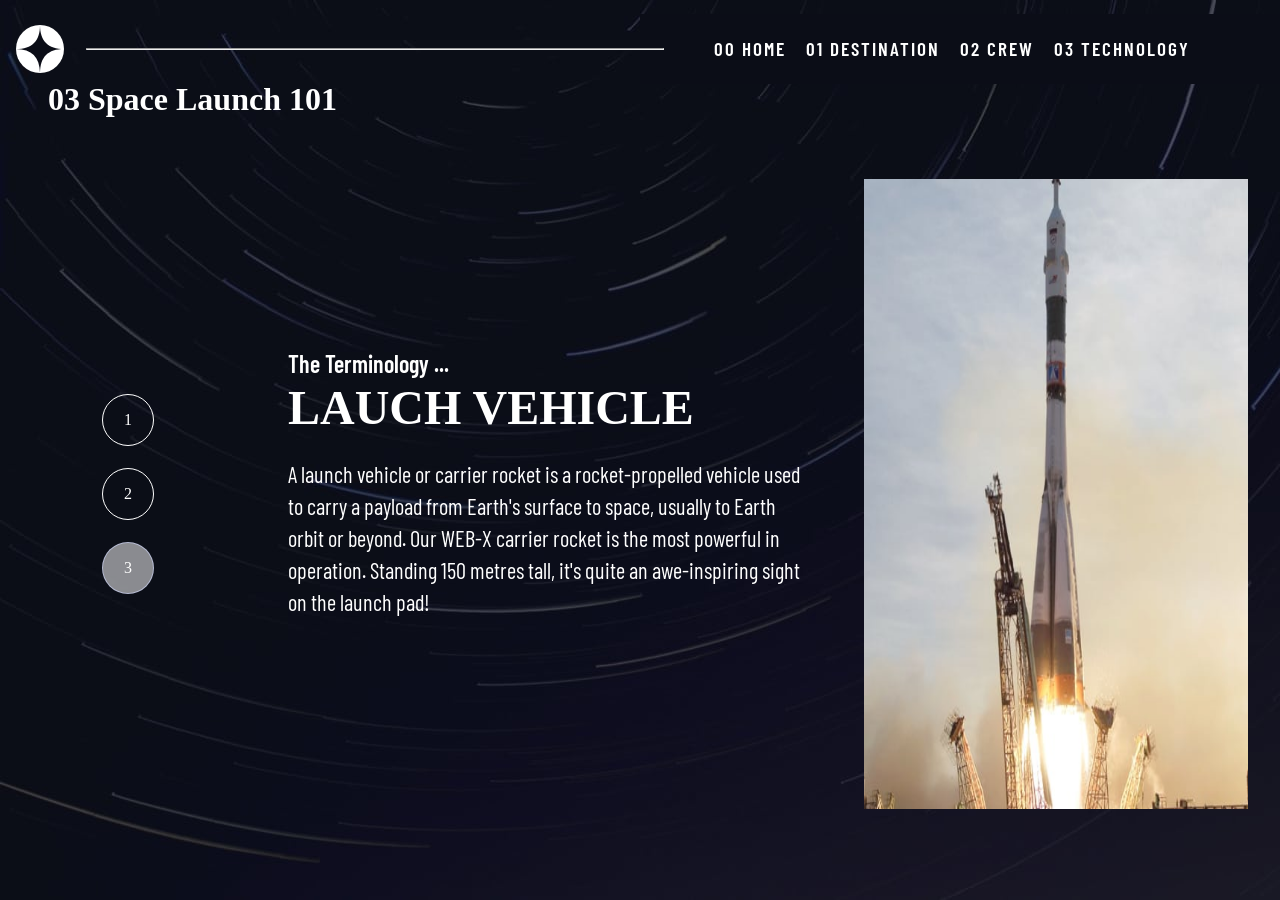
<file: public/technology-vehicle.html>
<!DOCTYPE html>
<html lang="en">
<head>
  <meta charset="UTF-8">
  <meta name="viewport" content="width=device-width, initial-scale=1.0">

  <link rel="icon" type="image/png" sizes="32x32" href="./assets/favicon-32x32.png">
  <link rel="stylesheet" href="./assets/css/style.css">
  
  <title> Space tourism </title>
</head>
<!-- start -->
<body id="tech-bg">
  <!-- navbar -->
<nav id="navbar" class="navbar">
  <img class="logo" src="./assets/shared/logo.svg" alt="logo">
  <hr class="align-md-line">
  <div class="nav-menu" id="nav-menu">
    <!-- links -->
        <div class="nav-items">
        <a href="index.html"><span class="number">00</span> Home</a>
            <a href="./destination-moon.html"><span class="number">01</span> Destination</a>
        <a href="./crew-commander.html"><span class="number">02</span> Crew</a>
      <a href="./technology-capsule.html"><span class="number">03</span> Technology</a>
    </div>
</nav>
<!-- mobile nav -->
<div class="hamburger" id="hamIcon">
  <img src="./assets/shared/icon-hamburger.svg" alt="hamburger" class="hamIcon">
 </div>
<!-- main content of tech bg -->
<div class="header-title">
  <h1 class="tech_title">03 Space Launch 101</h1>
  </div>
<main id="tech-content">
<div class="tech-row-left">
  <a href="./technology-capsule.html" class="tech_link">1</a>
  <a href="./technology-spaceport.html" class="tech_link">2</a>
  <a href="./technology-vehicle.html" class="tech_link">3</a>
</div>
<div class="tech-row-mid">
  <p class="tech_term">The Terminology ...</p>
  <h3 class="vehicle">Lauch vehicle</h3>
  <p class="tech-desc">A launch vehicle or carrier rocket is a rocket-propelled vehicle used to carry a 
    payload from Earth's surface to space, usually to Earth orbit or beyond. Our 
    WEB-X carrier rocket is the most powerful in operation. Standing 150 metres tall, 
    it's quite an awe-inspiring sight on the launch pad!</p>
</div>
<div class="tech-row-right">
  <img src="./assets/technology/image-launch-vehicle-portrait.jpg" alt="space" class="space-img">
</div>
</main>

<script  src="./assets/js/app.js"></script>
</body>
</html>
</file>
<file: public/assets/css/style.css>
@import url('https://fonts.googleapis.com/css2?family=Barlow+Condensed:wght@100&family=Bellefair&display=swap');

/* example font */
/* 
    font-family: 'Barlow Condensed', sans-serif;

    font-family: 'Bellefair', serif;
*/
/*************************************************************************
HOME PAGE START OF CSS FILE
**************************************************************************/
html{
    width: 100%;
}
#home{
    box-sizing: border-box;
    padding: 0;
    margin: 0;
    height: 100%;
    /* default settings */
    background-image: url('../home/background-home-desktop.jpg');
    background-size: cover;
    background-repeat: none;
    color: #fff;
    font-family: 'Bellefair', serif;
    overflow: hidden;
}
/* font style */
p{
    font-size: 1.4rem;
    line-height: 2rem;
    font-family: 'Barlow Condensed', sans-serif;
}

.bigText{
    font-size: 150px;
    text-transform: uppercase;
}

/* navbar */
.navbar{
    display: flex;
    flex-direction: row;
    align-items: center;
    justify-content: space-between;
    width: 100%;
    padding-top: 1rem;
    height: 65px;
}

/* logo */
.logo{
padding-left: 1rem;
}
/* hamburger icon */
.hamburger{
    display: none;
}
/* links inside nav */
.nav-menu{
    display: flex;
    width: 50%;
    justify-content: center;
    align-items: center;
    height: 70px;
    z-index: 1;
    background-color:rgba(11, 13, 23);
}

.align-md-line{
    color: #fff;
    width: 45%;
    z-index: 100;
    margin-left: 1rem;
    position: absolute;
    left: 70px;
}
/* .nav-items{
    display: flex;
    width: 50%;
    justify-content: center;
    align-items: center;
    height: 70px;
    z-index: 1;
    background-color:rgba(11,13,23, 0.5);
} */

.nav-items a{
    color: #fff;
    font-size: 1.2rem;
    padding-right: 1rem;
    text-decoration: none;
    font-family: 'Barlow Condensed', sans-serif;
    text-transform: uppercase;
    letter-spacing: 2px;
    font-weight: 600;
}

.nav-items a:hover{
    color: rgba(255, 255, 255, 0.500);
    transition: all .250s ease-in;

}

.nav-items-active{
    padding-bottom: 20px;
    border-bottom: #fff solid 2px;
}

/* whole page in div */
.home-page-section{
    display: flex;
    flex-direction: row;
    align-items: center;
    align-content: center;
    justify-content: center;
}
/* left half of page for text */
.home-left-half{
    display: flex;
    width: 50%;
    height: 100%;
    flex-wrap: wrap;
    margin: 3rem auto;
    padding: 2rem;
    align-self: flex-end;
    flex-direction: column;
    text-align: center;
}
/* so you want to text */
.travelText{
    font-family: 'Barlow Condensed', sans-serif;
    letter-spacing: 4.75px;
}
/* right half of page on desktop */
.home-right-half{
    display: flex;
    flex-direction: column;
    justify-content: flex-end;
    height: 100%;
    width: 50%;
    padding: 3rem;
    text-align: center;
}

.circle-div{
    display: flex;
    flex-direction: column;
    justify-content: center;
    height: 250px;
    width: 250px;
    background-color: #fff;
    border-radius: 50%;
    position: relative;
    top: 30px;
    left: 350px;
}

.circle-div:hover{
    transition: all .7s ease-out;
    cursor: pointer;
    box-shadow: 5px 0px 10px 15px rgba(0, 0, 0, 0.5);
}

.explore{
    margin: 0;
    color:rgba(11,13,23);
    text-transform: uppercase;
    font-size: 2rem;
}
/* link to destination page */
.explore a{
    text-decoration: none;
    color: rgba(11,13,23);
    font-weight: 500;
    font-family: 'Bellefair', serif;
    padding:0;
    letter-spacing: 5px;
}
/****************************************************************************
  DESTINATION PAGE START CSS FILE
  ***************************************************************************/
  #destination{
    box-sizing: border-box;
    padding: 0;
    margin: 0;
    background-image: url('../destination/background-destination-desktop.jpg');
    background-attachment: fixed;
    background-size: cover;
    background-repeat: none;
    color: #fff;
    font-family: 'Bellefair', serif;
}

/* des cc */
.des-cc{
    width: 90vw;
    height: 100vh;
    display: flex;
    margin: auto;
    padding: 1rem;
    flex-direction: row;
    align-items: center;
}

.des-column{
    width: 50%;
    align-items: center;
    justify-content: center;
    text-align: center;
}
.dest-txt{
    font-family: 'Barlow Condensed', sans-serif;
    font-size: 3rem;
    text-align: left;
}
.img-des{
    width: 75%;
}

.dest-info-50{
    display: flex;
    flex-direction: column;
    width: 50%;
    height: 100%;
    align-items: center;
}

.des-link-cc{
    display: flex;
    flex-direction: row;
    height: 8vh;
    width: 25vw;
    align-items: center;
    margin: 5rem 0 1rem 0;
    
}

.dest-planet-links{
    font-family: 'Barlow Condensed', sans-serif;
    color: #fff;
    font-size: 2rem;
    padding: 0 10px 0 10px;
    text-align: left;
    text-decoration: none;
    align-items: center;
}

.dest-planet-links:hover{
    padding-bottom: 5px;
    border-bottom: 2px solid #fff;
}

.dest-planet-links-active{
    padding-bottom: 5px;
    border-bottom: 2px solid #d0d6f9a1;
}

.planet-info-cc{
    display: flex;
    flex-direction: column;
    width: 500px;
    height:500px;
    margin-top: 2rem;
    padding:0.8rem;
}

.planet-title{
    font-family: 'Bellefair', serif;
    font-size: 5rem;
    letter-spacing: 10px;
}

.planet-txt{
    font-family: 'Barlow Condensed', sans-serif;
    font-size: 1.5rem;
    text-align: left;
    font-weight: 600;
    letter-spacing: 3px;
}


.ww-line-50{
    color: #fff;
    width: 100%;
}

.des-tt-cc{
    display: flex;
    flex-direction: row;
    align-items: center;
    justify-content: center;
    width: 100%;
    height: 300px;
}
.tt-row{
    display: flex;
    flex-direction: column;
    justify-content: center;
    align-items: center;
    width: 50%;
    height: 200px;
}

.avg-tr-title{
    font-family: 'Barlow Condensed', sans-serif;
    font-size: 3rem;
    color: #fff;
}

.tt-txt{
    font-size: 2rem;
    font-family: 'Barlow Condensed', sans-serif;
    color: #fff;
}

/* *****************************************************************************************
CREW PAGE
********************************************************************************************/
#crew-body{
    box-sizing: border-box;
    padding: 0;
    margin: 0;
    background-image: url('../crew/background-crew-desktop.jpg');
    background-attachment: fixed;
    background-size: cover;
    background-repeat: none;
    color: #fff;
    font-family: 'Bellefair', serif;
    overflow: hidden;
}

.meet-crew{
    font-size: 1.5rem;
    margin-left: 3rem;
    text-transform: uppercase;
}
.numbers{
    color: rgba(160, 160, 160, 0.5);
    padding-left: 2rem;
}

.crew-con{
    display: flex;
    flex-direction: row;
    width: 100vw;
    height: 100vh;
    overflow: hidden;
}

.crew-info-cc{
    display: flex;
    flex-direction: column;
    margin: 2rem auto 0 auto;
    width: 40vw;
}
.crew-title{
    font-size: 3rem;
    margin: 0;
    font-family: 'Barlow Condensed', sans-serif;
    letter-spacing: 5px;
    text-transform: uppercase;
}

.crew-name{
    font-size: 2.5rem;
    font-family: 'Barlow Condensed', sans-serif;
    letter-spacing: 5px;
    text-transform: uppercase; 
    margin: 1rem;
}
.crew-photo-cc{
    display: flex;
    justify-content: center;
    height: 100%;
    width: 50%;
}

.crew-txt{
    font-size: 1rem;
    line-height: 1rem;
    letter-spacing: 5px;
}

.crew-img{
    width: 60%;
    height: 80%;
}

.circle-cc{
    display: flex;
    flex-direction: row;
    width: 30vw;
    height: 15%;
    margin: auto;
}
ul{
    display: flex;
    flex-direction: row;
}

.crew-link{
    display: flex;
    justify-content: center;
    align-items: center;
    width: 25px;
    height: 25px;
    border-radius: 50%;
    margin: 5px;
    background-color: rgb(44, 44, 44);
    list-style: none;
    font-family: 'Barlow Condensed', sans-serif;
    text-decoration: none;
    font-size: 1.2rem;
    color: #000;
    font-weight: 600;
}
li{
    list-style: none;
}
.crew-active{
    background-color: #fff;;
    color: rgb(208, 214, 249);
}
/*******************************************************************************
space caplse page
********************************************************************************/
#tech-bg{
    background-image: url('../technology/background-technology-desktop.jpg');
    background-attachment: fixed;
    background-size: cover;
    background-repeat: none;
    color: #fff;
    padding: 0;
    margin: 0 auto;
    box-sizing: border-box;
    overflow: hidden;
}

#tech-content{
    display: flex;
    flex-direction: row;
    flex-wrap: wrap;
    width: 100%;
    height: 100%;
    margin: auto;
    justify-content: space-between;
}
.tech_title{
    margin: 0 0 3rem 0;
    padding-left: 3rem;
}
.header-title{
    width: 100%;
    height: 50px;
}
.tech-row-left{
    display: flex;
    flex-direction: column;
    width: 20%;
    height: 70vh;
    align-items: center;
    justify-content: center;
    margin-top: 3rem;
}
.tech-row-mid{
    display: flex;
    flex-direction: column;
    width: 40%;
    height: 70vh;
    margin: 3rem auto;
    justify-content: center;
    
}
.tech_term{
    margin: 0;
    font-family: 'Barlow Condensed', sans-serif;
    font-weight: 600;
    font-size: 1.5rem;

}
.vehicle{
    font-size: 3rem;
    margin: 0;
    text-transform: uppercase;
}
.tech-row-right{
    display: flex;
    flex-wrap:wrap;
    flex-direction: column;
    justify-items: flex-end;
    width: 30%;
    height: 70vh;
    margin: 3rem auto;
}

.tech_link{
    display: flex;
    flex-direction: column;
    justify-content: center;
    border:#fff solid 1px;
    margin: 0.7rem;
    height: 50px;
    width: 50px;
    text-align: center;
    border-radius: 50px;
    text-decoration: none;
    font-size: 1rem;
    color: #fff;
}
.tech_link:hover{
    color: #fff;
    
    border:#d0d6f9a1 solid 1px;
}
.tech_link_active{
    color: #fff;
    background-color: rgba(255, 255, 255, 0.521);
    border:#d0d6f9a1 solid 1px;
}
.space-img{
    width: 100%;
    height: 100%;
}



  /****************************************************************************
  MEDIA QUERIES FOR ALL PAGES
  ****************************************************************************/
  /* iphone */
@media screen and (max-width: 414px) {
    html{
        height: 100%;
        background-color: #000;
    }
    /* home page */
    #home{
        background-image: url('../home/background-home-mobile.jpg');
        background-color: black;
        background-attachment: fixed;
        background-position: center;
        background-size:cover;
        height: 100%;
        overflow: hidden;
    }
    /* all pages navbar */
    .hamburger{
        display: flex;
        position: fixed;
        top: 25px;
        right: 25px;
        z-index: 200;
    }
    .nav-menu{
        display: none;
    }

    #hamIcon{
        position: fixed;
    }
    
     .active{
        display: flex;
        flex-direction: column;
        position: fixed;
        /* text-align: right; */
        top: 0;
        right: 0;
        width: 50%;
        height: 100vh;
        background-color: rgba(0, 0, 0, 0.650);
        z-index: 100;
        font-size: 1rem;
        animation-name: slideIn;
        animation-duration: 1s;
        border-bottom: none;
        border-radius: 15px;
    }
    .nav-items-active{
        padding: 0;
    }

    @keyframes slideIn{
        from{
            width: 0;
            height: 100vh;
        }
        to{
            width: 50%;
            height: 100vh;
        }
    }
  
    .nav-items{
        display: flex;
        width: 50%;
        position: relative;
        top: 50px;
        right: -70px;
        flex-direction: column;
        align-items: flex-end;
        text-align: right;
        font-family: 'Bellefair', serif;
    }
    .nav-items a{
        font-size: 1rem;
        padding-top: 2rem;
        border-bottom: none;
    }

    hr{
        display: none;
    }
    /* /navbar */

    .number{display: none;}

    .home-page-section{
        display: flex;
        flex-direction: column;
        justify-content: center;
        flex-wrap: wrap;
        padding: 0;
    }

    p{
        font-size: 1.5rem;
        padding: 1.1rem;
    }
    .home-left-half{
        display: flex;
        flex-direction: column;
        width: 100%;
        text-align: center;
        justify-content: center;
        align-items: center;
        height: auto;
        margin: 0;
        padding: 0;
    }
    .travelText{
        font-size: 1.8rem;
    }
    .bigText{
        font-size: 5rem;
    }
    /* below on media screen */
    .home-right-half{
        display: flex;
        flex-direction: column;
        align-items: center;
        padding: 0;
    }

    /* radius circle */
    .circle-div{
        position: static;
        width: 250px;
        height: 250px;
    }
    /* text of explore */
    .explore{
        font-family: 'Bellefair', serif;
        padding:0;
        letter-spacing: 5px;
    }

    /**********************************************************************
    destination moon page
    **********************************************************************/
    #destination{
        background-image: url('../destination/background-destination-mobile.jpg');
        background-position: center;
        background-repeat: no-repeat;
        background-attachment: fixed;
        background-position: center;
        background-size:cover;
        scroll-behavior: smooth;
        overflow: scroll;
        background-color: #000;
    }
  
    .heading{
      font-family: 'Barlow Condensed', sans-serif;
      color: #fff;
    }

    .des-cc {
        width: 100%;
        height: 100%;
        display: flex;
        flex-direction: column;
        align-items: center;
        padding: 0;
        overflow:hidden;
  }

  .dest-txt{
      font-size:1.3rem;
      margin-bottom: 1rem;
      text-align: center;
  }
  .dest-info-50 {
    display: flex;
    flex-direction: column;
    width: 100%;
    height: 100%;
    align-items: center;
}
.des-link-cc {
    display: flex;
    flex-direction: row;
    height: 8vh;
    width: 100%;
    align-items: center;
    justify-content: center;
}

.planet-info-cc {
    display: flex;
    flex-direction: column;
    width: 100%;
    height: 50%;
    margin-top: 1rem;
    padding: 0;
    align-items: center;
}
.planet-title{
    font-size: 2.3rem;
    
}
.planet-txt{
    font-size: 1rem;
    letter-spacing: 0;
    margin: 0;
    padding: 12px;
    text-align: center;
}

.des-tt-cc{
    margin: 0;
    align-items: none;
}
.tt-txt{
    font-size: 1.5rem;
}
.avg-tr-title {
    font-family: 'Barlow Condensed', sans-serif;
    font-size: 1.5rem;
    color: #fff;
    margin: 0;

}

/*****************************************************************************
 crew mobile page 
 *******************************************************************************/
#crew-body{
    background-image: url('../crew/background-crew-mobile.jpg');
    background-attachment: fixed;
    background-size: cover;
    background-repeat: none;
    color: #fff;
    font-family: 'Bellefair', serif;
}
.crew-con{
  flex-direction: column-reverse;
  height: auto;
  align-items: center;
}

.crew-info-cc{
    /* flex-direction: column-reverse; */
    width: 100%;
    margin-top: 2rem;
    justify-content: center;
    text-align: center;
}

.crew-title{
    font-size: 1.5rem;
    padding-left: 1rem;
}
.circle-cc{
    width: 100%;
    height: 200px;
    align-items: center;
    justify-content: center;
}

.crew-txt{
    margin: 0;
}
.crew-photo-cc{
    width: 100%;
    margin-top: 2rem;
}
.crew-img{
    width: 50%;
    height: 50%;
}
/***********************************************************************
tehnology page 
************************************************************************/
#tech-bg{
    background-image: url('../technology/background-technology-mobile.jpg');
}

#tech-content{
    flex-direction: column-reverse;
    text-align: center;
}

.tech-row-left{
    flex-direction: row;
    width: 100%;
    height: 25%;
    margin:0;
    align-items: flex-start;
}

.tech-row-mid{
    width: 100%;
    margin: 0;
    height: auto;
    align-items: flex-start;
    justify-content: flex-start;
}

.tech-row-right{
    width: 100%;
    height: auto;
    margin: 0 auto;
}

.space-img{
    width: 60%;
    height: 50%;
    text-align: center;
    margin: auto;
}

}
</file>
